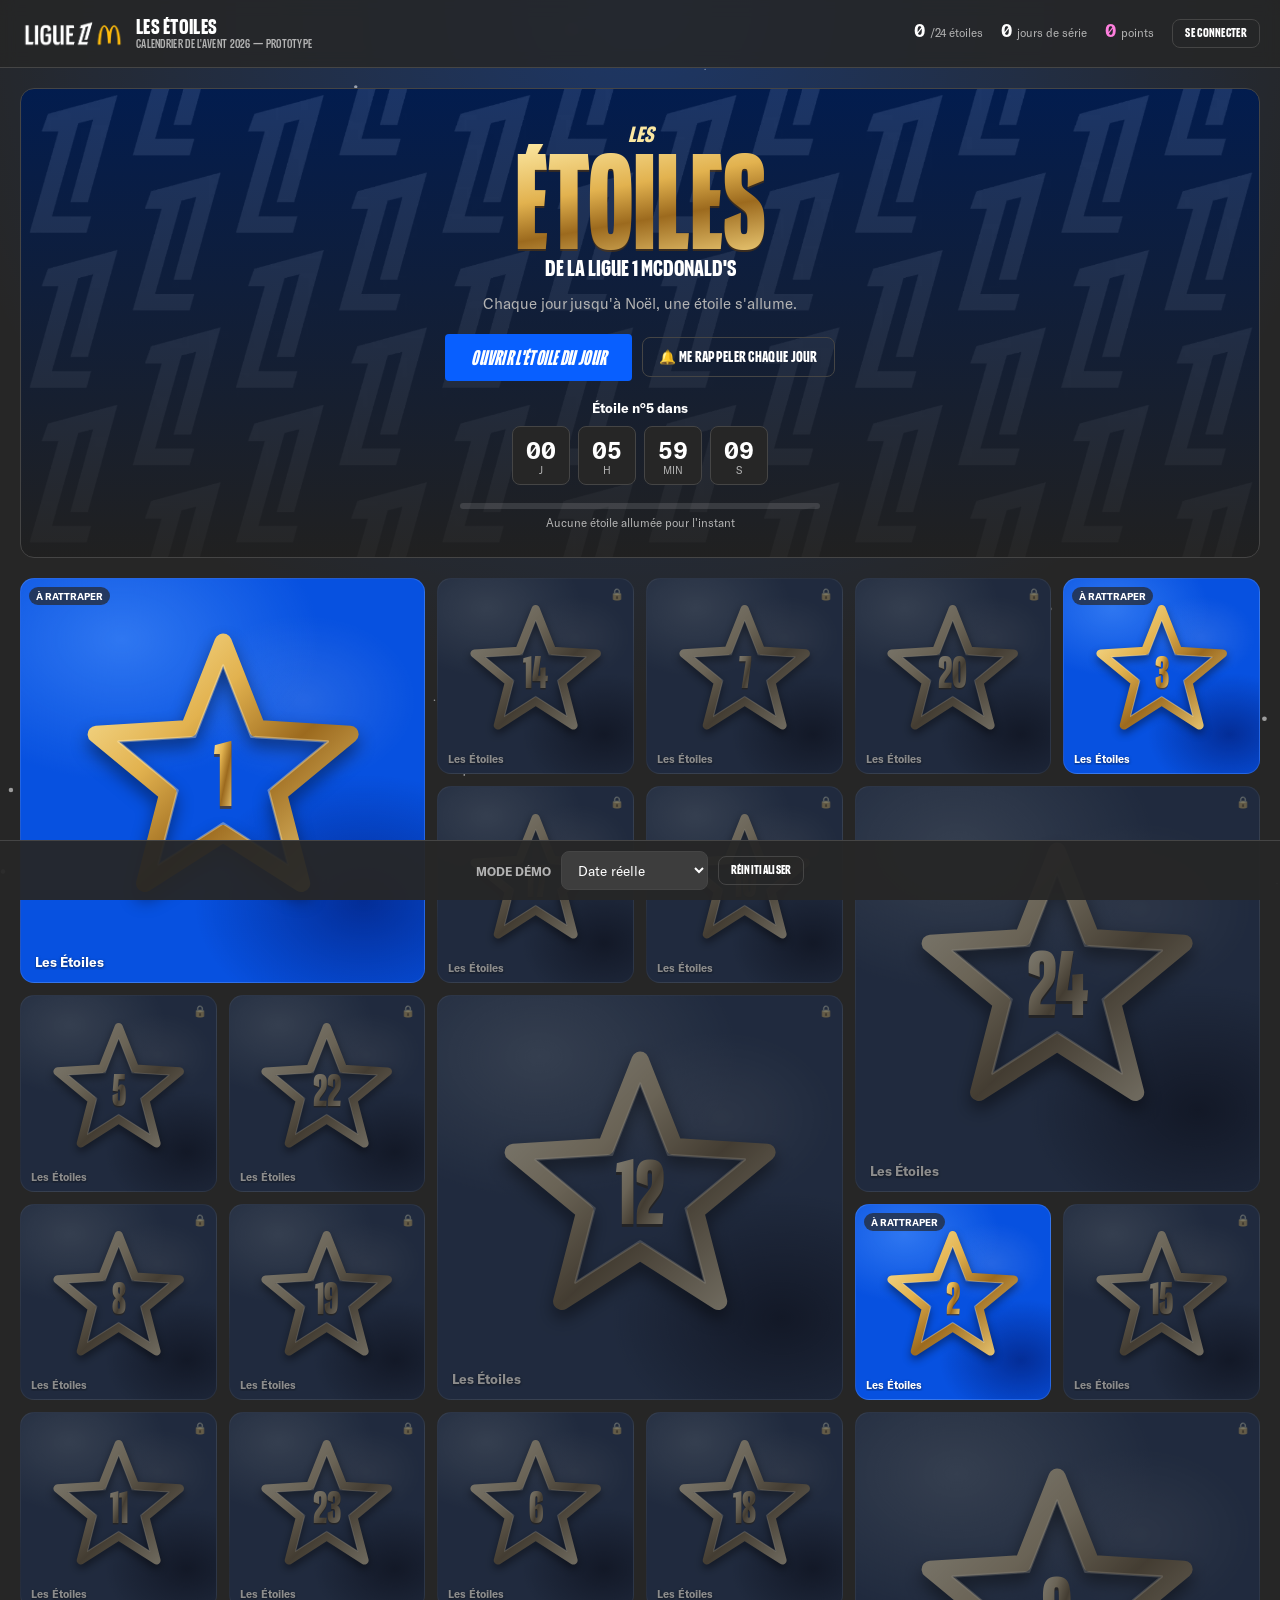
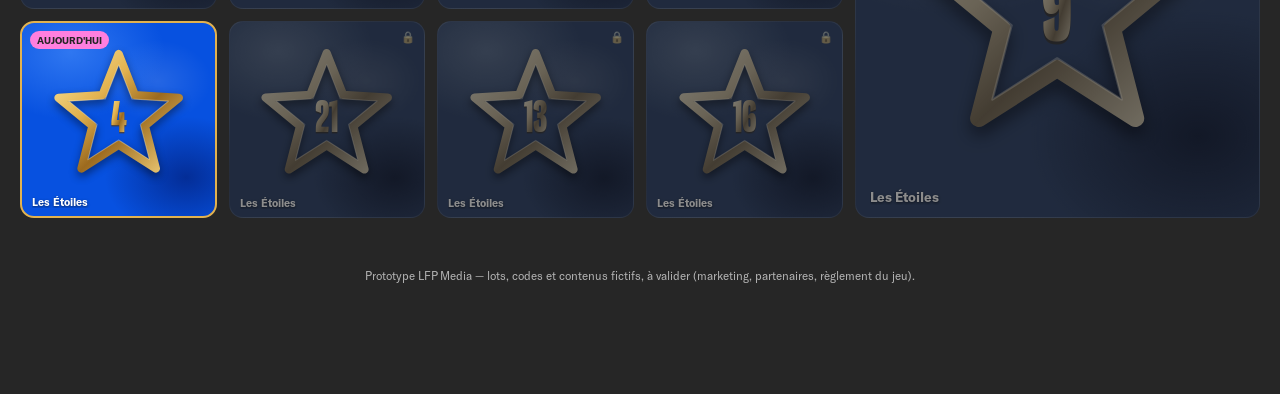
<file: advent.html>
<!DOCTYPE html>
<html lang="fr">
<head>
<meta charset="UTF-8" />
<meta name="viewport" content="width=device-width, initial-scale=1.0" />
<title>Les Étoiles de la Ligue 1 McDonald's — Avent 2026</title>
<link rel="stylesheet" href="css/styles.css" />
<link rel="stylesheet" href="css/advent.css" />
</head>
<body class="advent">

<canvas class="snow" id="snow" aria-hidden="true"></canvas>

<!-- Dégradé or partagé par toutes les étoiles SVG -->
<svg width="0" height="0" style="position:absolute" aria-hidden="true" focusable="false">
  <defs>
    <linearGradient id="gold" x1="0" y1="0" x2="1" y2="1">
      <stop offset="0" stop-color="#FBE7A1" />
      <stop offset="0.35" stop-color="#E2B24F" />
      <stop offset="0.6" stop-color="#9C6A1E" />
      <stop offset="1" stop-color="#F3D27C" />
    </linearGradient>
  </defs>
</svg>

<header class="topbar">
  <div class="brand">
    <img class="brand-logo" src="assets/logos/competitions/ligue1-mcdonalds.png" alt="Ligue 1 McDonald's" />
    <span>
      Les Étoiles
      <small>Calendrier de l'avent 2026 — prototype</small>
    </span>
  </div>
  <div class="advent-stats" aria-label="Ta progression">
    <div class="stat"><span class="stat-value" id="stat-opened">0</span><span class="stat-label">/24 étoiles</span></div>
    <div class="stat"><span class="stat-value" id="stat-streak">0</span><span class="stat-label">jours de série</span></div>
    <div class="stat stat-points"><span class="stat-value" id="stat-points">0</span><span class="stat-label">points</span></div>
    <button class="btn btn-ghost account-btn" id="account-btn" type="button">Se connecter</button>
  </div>
</header>

<main>
  <section class="advent-hero">
    <h1 class="hero-title">
      <span class="hero-les">Les</span>
      <span class="hero-etoiles gold-text">Étoiles</span>
      <span class="hero-dela">de la Ligue 1 McDonald's</span>
    </h1>
    <p class="hero-sub">Chaque jour jusqu'à Noël, une étoile s'allume.</p>
    <div class="hero-actions">
      <button class="btn hero-cta" id="hero-cta" type="button" hidden>Ouvrir l'étoile du jour</button>
      <button class="btn btn-ghost reminder-btn" id="reminder-btn" type="button" aria-pressed="false">🔔 Me rappeler chaque jour</button>
    </div>
    <div class="countdown" id="countdown" aria-live="polite"></div>
    <div class="hero-progress">
      <div class="hero-progress-track"><div class="hero-progress-fill" id="hero-progress-fill"></div></div>
      <span class="hero-progress-label" id="hero-progress-label"></span>
    </div>
  </section>


  <section class="advent-grid" id="advent-grid" aria-label="Les 24 étoiles du calendrier"></section>
</main>

<!-- Lecteur story : couverture → étoile révélée → contenu (format des stories 2025) -->
<div class="story-backdrop" id="story" hidden>
  <div class="story" role="dialog" aria-modal="true">
    <div class="story-progress" id="story-progress"></div>
    <div class="story-top">
      <img src="assets/logos/competitions/ligue1-mcdonalds.png" alt="" />
      <span>Les Étoiles · <span id="story-day"></span></span>
      <button class="story-close" id="story-close" type="button" aria-label="Fermer">✕</button>
    </div>
    <div class="story-stage" id="story-stage"></div>
    <button class="story-tap story-tap-prev" id="story-prev" type="button" aria-label="Page précédente"></button>
    <button class="story-tap story-tap-next" id="story-next" type="button" aria-label="Page suivante"></button>
  </div>
</div>

<!-- Connexion simulée : en prod, SSO du compte Ligue 1 McDonald's (site + appli) -->
<div class="sheet-backdrop" id="signin" hidden>
  <div class="sheet" role="dialog" aria-modal="true" aria-labelledby="signin-title">
    <div class="sheet-star" aria-hidden="true"></div>
    <h2 id="signin-title">Ton compte Ligue 1 McDonald's</h2>
    <p id="signin-reason"></p>
    <button class="btn btn-primary btn-wide" id="signin-go" type="button">Continuer avec mon compte Ligue 1</button>
    <button class="btn btn-ghost btn-wide" id="signin-later" type="button">Plus tard</button>
    <p class="fine">Prototype : aucune donnée n'est collectée, la connexion est simulée.</p>
  </div>
</div>

<div class="toast" id="toast" role="status" aria-live="polite"></div>

<!-- Barre de démo : simule un jour de décembre (le proto est présenté avant le 1er décembre) -->
<div class="demo-bar">
  <label for="demo-day">Mode démo</label>
  <select id="demo-day"></select>
  <button class="btn btn-ghost" id="demo-reset" type="button">Réinitialiser</button>
</div>

<footer class="credit">Prototype LFP Media — lots, codes et contenus fictifs, à valider (marketing, partenaires, règlement du jeu).</footer>

<script src="js/data.js"></script>
<script src="js/advent-data.js"></script>
<script src="js/advent-api.js"></script>
<script src="js/advent.js"></script>
</body>
</html>
</file>
<file: css/styles.css>
/*
 * Palette officielle "Guide de marque Ligue 1 McDonald's" (v1.3) :
 * Charbon #262626 / Bleu Électrique #085FFF / Rose Lumineux #FF7FDE / Blanc #FFFFFF.
 * Hiérarchie d'usage : Charbon 50%, Bleu Électrique 35%, Blanc 10%, Rose Lumineux 5%.
 * Rose Lumineux = surlignage uniquement (jamais en fond large, jamais en texte de titre).
 *
 * Typographies officielles : Insatiable Display (titrage) + GT America (texte courant
 * et data/mono). Fichiers fournis par Hugo, chargés en local depuis assets/fonts/.
 */

@font-face {
  font-family: "Insatiable Display";
  src: url("../assets/fonts/InsatiableDisplay-RegularCondensed.woff2") format("woff2");
  font-weight: 400;
  font-style: normal;
  font-display: swap;
}
@font-face {
  font-family: "Insatiable Display";
  src: url("../assets/fonts/InsatiableDisplay-BoldCondensed.woff2") format("woff2");
  font-weight: 700;
  font-style: normal;
  font-display: swap;
}
@font-face {
  font-family: "Insatiable Display Compressed";
  src: url("../assets/fonts/InsatiableDisplay-RegularCompressed.woff2") format("woff2");
  font-weight: 400;
  font-style: normal;
  font-display: swap;
}
@font-face {
  font-family: "Insatiable Display Compressed";
  src: url("../assets/fonts/InsatiableDisplay-BoldCompressed.woff2") format("woff2");
  font-weight: 700;
  font-style: normal;
  font-display: swap;
}
@font-face {
  font-family: "GT America";
  src: url("../assets/fonts/GTAmerica-Regular.woff2") format("woff2");
  font-weight: 400;
  font-style: normal;
  font-display: swap;
}
@font-face {
  font-family: "GT America";
  src: url("../assets/fonts/GTAmerica-RegularItalic.woff2") format("woff2");
  font-weight: 400;
  font-style: italic;
  font-display: swap;
}
@font-face {
  font-family: "GT America";
  src: url("../assets/fonts/GTAmerica-Bold.woff2") format("woff2");
  font-weight: 700;
  font-style: normal;
  font-display: swap;
}
@font-face {
  font-family: "GT America";
  src: url("../assets/fonts/GTAmerica-BoldItalic.woff2") format("woff2");
  font-weight: 700;
  font-style: italic;
  font-display: swap;
}
@font-face {
  font-family: "GT America Mono";
  src: url("../assets/fonts/GTAmericaMono-Regular.woff2") format("woff2");
  font-weight: 400;
  font-style: normal;
  font-display: swap;
}
@font-face {
  font-family: "GT America Mono";
  src: url("../assets/fonts/GTAmericaMono-Medium.woff2") format("woff2");
  font-weight: 500;
  font-style: normal;
  font-display: swap;
}
@font-face {
  font-family: "GT America Mono";
  src: url("../assets/fonts/GTAmericaMono-Bold.woff2") format("woff2");
  font-weight: 700;
  font-style: normal;
  font-display: swap;
}

:root {
  color-scheme: dark;
  --charbon: #262626;
  --charbon-light: #333333;
  --charbon-lighter: #3d3d3d;
  --border: #454545;
  --text: #ffffff;
  --text-dim: #b3b3b3;
  --blue: #085fff;
  --blue-dim: #085fff33;
  --pink: #ff7fde;
  --pitch: #085fff;
  --pitch-line: rgba(255, 255, 255, 0.6);
  --radius: 14px;
  --radius-sm: 8px;
  --shadow: 0 8px 24px rgba(0, 0, 0, 0.35);
  --font-display: "Insatiable Display", "Segoe UI", system-ui, sans-serif;
  --font-body: "GT America", "Segoe UI", system-ui, sans-serif;
  --font-mono: "GT America Mono", "Courier New", monospace;
  font-family: var(--font-body);
}

/* Compat : anciens noms de tokens encore référencés ailleurs dans ce fichier */
:root {
  --bg: var(--charbon);
  --bg-elevated: var(--charbon-light);
  --bg-card: var(--charbon-lighter);
  --bg-card-hover: #474747;
  --accent: var(--blue);
  --accent-dim: var(--blue-dim);
}

* { box-sizing: border-box; }

/* Les éléments de formulaire n'héritent pas la police par défaut dans les navigateurs */
input, select, textarea, button { font-family: inherit; }

body {
  margin: 0;
  background: var(--charbon);
  color: var(--text);
  min-height: 100vh;
}

header.topbar {
  display: flex;
  align-items: center;
  justify-content: space-between;
  padding: 16px 20px;
  background: var(--charbon);
  border-bottom: 1px solid var(--border);
  position: sticky;
  top: 0;
  z-index: 20;
  flex-wrap: wrap;
  gap: 12px;
}

.brand {
  display: flex;
  align-items: center;
  gap: 10px;
  font-family: var(--font-display);
  font-weight: 700;
  font-size: 1.2rem;
  letter-spacing: 0.3px;
  text-transform: uppercase;
}
.brand .brand-logo {
  height: 34px;
  width: auto;
  object-fit: contain;
  flex-shrink: 0;
}
.brand small {
  display: block;
  font-weight: 400;
  font-size: 0.7rem;
  color: var(--text-dim);
}

main {
  max-width: 1280px;
  margin: 0 auto;
  padding: 20px;
}

/* ---- Panels / layout ---- */
.panel {
  background: var(--bg-elevated);
  border: 1px solid var(--border);
  border-radius: var(--radius);
  padding: 16px;
}

select {
  background: var(--bg-card);
  border: 1px solid var(--border);
  color: var(--text);
  padding: 9px 12px;
  border-radius: var(--radius-sm);
  font-size: 0.85rem;
  outline: none;
}
select:focus { border-color: var(--accent); }

.btn {
  border: none;
  border-radius: var(--radius-sm);
  padding: 9px 16px;
  font-family: var(--font-display);
  font-weight: 600;
  font-size: 0.85rem;
  letter-spacing: 0.3px;
  text-transform: uppercase;
  cursor: pointer;
}
.btn-primary { background: var(--accent); color: var(--accent-contrast, white); transition: background-color 0.4s ease, color 0.4s ease, filter 0.15s ease; }
.btn-primary:hover { filter: brightness(1.15); }
.btn-ghost { background: transparent; border: 1px solid var(--border); color: var(--text); transition: border-color 0.4s ease; }
.btn-ghost:hover { border-color: var(--accent); }
.btn:disabled { opacity: 0.4; cursor: not-allowed; }
.btn-confirm { background: var(--pink); border-color: var(--pink); color: var(--charbon); }

.spacer { flex: 1; }

.player-card {
  display: flex;
  align-items: center;
  gap: 10px;
  background: var(--bg-card);
  border: 1px solid var(--border);
  border-radius: var(--radius-sm);
  padding: 10px;
  cursor: pointer;
  transition: all 0.15s ease;
  user-select: none;
}
.player-card:hover { background: var(--bg-card-hover); }
.player-card.disabled { opacity: 0.35; cursor: not-allowed; }

.avatar {
  width: 38px;
  height: 38px;
  border-radius: 50%;
  display: flex;
  align-items: center;
  justify-content: center;
  font-weight: 800;
  font-size: 0.8rem;
  flex-shrink: 0;
  color: white;
}

.player-meta { min-width: 0; flex: 1; }
.player-meta .name { font-weight: 700; font-size: 0.88rem; overflow: hidden; text-overflow: ellipsis; white-space: nowrap; }
.player-meta .sub { font-size: 0.72rem; color: var(--text-dim); }

.pos-tag {
  font-family: var(--font-mono);
  font-size: 0.65rem;
  font-weight: 700;
  padding: 2px 6px;
  border-radius: 5px;
  background: var(--border);
  color: var(--text-dim);
  flex-shrink: 0;
}

/* ---- Compo view ---- */
.compo-layout {
  display: grid;
  grid-template-columns: minmax(260px, 340px) 1fr;
  gap: 18px;
  animation: compoEnter 0.45s ease;
}
@media (max-width: 900px) {
  .compo-layout { grid-template-columns: 1fr; }
}
@keyframes compoEnter {
  from { opacity: 0; transform: translateY(10px); }
  to { opacity: 1; transform: translateY(0); }
}
@media (prefers-reduced-motion: reduce) {
  .compo-layout { animation: none; }
}

.panel-head-row {
  display: flex;
  align-items: center;
  justify-content: space-between;
  gap: 10px;
  flex-wrap: wrap;
}

/* ---- Écrans de choix (étape 0/1) ---- */
.landing { max-width: 980px; margin: 20px auto 0; }
.landing-header { text-align: center; margin-bottom: 22px; }
.landing-header h2 {
  font-family: var(--font-display);
  font-weight: 700;
  text-transform: uppercase;
  letter-spacing: 0.3px;
  font-size: 1.7rem;
  color: var(--text);
  margin: 0 0 6px;
}
.landing-header p { color: var(--text-dim); margin: 0; font-size: 0.9rem; }

.landing-back-row { max-width: 980px; margin: 0 auto 14px; }

/* ---- Étape 0 : choix de la compétition (même style de carte que le
   choix du club, juste en dessous) ---- */
.competition-picker-grid {
  display: grid;
  grid-template-columns: repeat(auto-fit, minmax(130px, 160px));
  justify-content: center;
  gap: 12px;
}
.competition-card {
  display: flex;
  flex-direction: column;
  align-items: center;
  gap: 10px;
  background: var(--bg-card);
  border: 2px solid var(--border);
  border-radius: var(--radius);
  padding: 18px 10px;
  cursor: pointer;
  text-align: center;
  font-family: inherit;
  color: var(--text);
  transition: border-color 0.15s ease, transform 0.15s ease;
}
.competition-card:hover { border-color: var(--accent); transform: translateY(-2px); }
.competition-card.current { border-color: var(--pink); }
.competition-card.picked {
  animation: cardPick 0.3s ease;
  border-color: var(--pick-color, var(--pink));
}
@media (prefers-reduced-motion: reduce) {
  .competition-card.picked { animation: none; }
}
.competition-card .competition-logo {
  height: 48px;
  width: auto;
  max-width: 100%;
  object-fit: contain;
}
.competition-card .competition-name { font-weight: 700; font-size: 0.82rem; line-height: 1.25; }

/* ---- Étape 1 : choix du club ---- */
.club-picker-grid {
  display: grid;
  grid-template-columns: repeat(auto-fill, minmax(130px, 1fr));
  gap: 12px;
}
.club-picker-card {
  display: flex;
  flex-direction: column;
  align-items: center;
  gap: 10px;
  background: var(--bg-card);
  border: 2px solid var(--border);
  border-radius: var(--radius);
  padding: 18px 10px;
  cursor: pointer;
  text-align: center;
  font-family: inherit;
  color: var(--text);
  transition: border-color 0.15s ease, transform 0.15s ease;
}
.club-picker-card:hover { border-color: var(--accent); transform: translateY(-2px); }
.club-picker-card.current { border-color: var(--pink); }
.club-picker-card.picked {
  animation: cardPick 0.3s ease;
  border-color: var(--pick-color, var(--pink));
}
@keyframes cardPick {
  0% { transform: scale(1); }
  45% { transform: scale(1.06); box-shadow: 0 0 0 4px var(--pick-color, var(--pink)); }
  100% { transform: scale(1); box-shadow: 0 0 0 0 transparent; }
}
@media (prefers-reduced-motion: reduce) {
  .club-picker-card.picked { animation: none; }
}
.club-picker-card .club-logo-wrap {
  position: relative;
  width: 56px;
  height: 56px;
  flex-shrink: 0;
}
.club-picker-card .club-logo {
  position: absolute;
  inset: 0;
  width: 100%;
  height: 100%;
  object-fit: contain;
  background: #fff;
  border-radius: 50%;
  /* Assez de marge pour que le blason tienne entier dans le cercle : un
     carré ne s'inscrit sans rognage que jusqu'à ~70,7% du diamètre. */
  padding: 11px;
}
/* Confirmation de sélection façon étoile filante : une traînée dans la
   couleur du club qui s'estompe progressivement, un tour rapide dès le
   clic (le blason, lui, reste net — ce n'est pas un chargement). */
.club-picker-card .card-loader {
  position: absolute;
  inset: -4px;
  border-radius: 50%;
  pointer-events: none;
  opacity: 0;
}
.club-picker-card .card-loader::before {
  /* traînée : dégradé conique qui s'estompe progressivement, pas un
     segment plein aux bords francs. */
  content: "";
  position: absolute;
  inset: 0;
  border-radius: 50%;
  background: conic-gradient(from 0deg,
    transparent 0deg,
    transparent 255deg,
    color-mix(in srgb, var(--pick-color, var(--pink)) 12%, transparent) 300deg,
    color-mix(in srgb, var(--pick-color, var(--pink)) 55%, transparent) 335deg,
    var(--pick-color, var(--pink)) 358deg,
    transparent 360deg
  );
  -webkit-mask: radial-gradient(farthest-side, transparent calc(100% - 3px), #000 calc(100% - 3px));
  mask: radial-gradient(farthest-side, transparent calc(100% - 3px), #000 calc(100% - 3px));
}
.club-picker-card.loading .card-loader {
  opacity: 1;
  animation: cardShootingStar 0.4s ease-in 1;
}
@keyframes cardShootingStar {
  0% { transform: rotate(0deg); opacity: 1; }
  80% { opacity: 1; }
  100% { transform: rotate(360deg); opacity: 0; }
}
@media (prefers-reduced-motion: reduce) {
  .club-picker-card.loading .card-loader { animation: none; opacity: 0; }
}
.club-picker-card .club-name { font-weight: 700; font-size: 0.82rem; line-height: 1.25; }

.active-club-header {
  display: flex;
  align-items: center;
  gap: 10px;
  font-weight: 800;
  font-size: 0.95rem;
  margin-bottom: 10px;
}
.active-club-header img {
  width: 32px;
  height: 32px;
  object-fit: contain;
  background: #fff;
  border-radius: 50%;
  padding: 6px;
  flex-shrink: 0;
}
#pitch-club-header { margin-bottom: 0; margin-right: auto; }

.roster-list { display: flex; flex-direction: column; gap: 8px; padding-right: 4px; overscroll-behavior: contain; }
.roster-cat-label { font-size: 0.72rem; text-transform: uppercase; color: var(--text-dim); font-weight: 700; margin: 10px 0 2px; }

.pitch-wrap {
  background: var(--bg-elevated);
  border: 1px solid var(--border);
  border-radius: var(--radius);
  padding: 14px;
  align-self: start;
}

/* Le terrain doit toujours tenir entièrement dans l'écran (jamais besoin de
   scroller la page pour voir les attaquants) : sur les grands écrans, sa
   hauteur est bornée en JS (syncPitchHeight) à l'espace visible, et sa
   largeur suit via aspect-ratio ; la liste de joueurs défile de son côté
   sans jamais faire bouger le terrain. */
@media (min-width: 901px) {
  .pitch-wrap .pitch {
    width: auto;
    max-width: 100%;
    margin: 0 auto;
  }
}

.pitch {
  position: relative;
  width: 100%;
  aspect-ratio: 2 / 3;
  container-type: inline-size;
  background-color: var(--pitch);
  background-image: repeating-linear-gradient(180deg, rgba(255, 255, 255, 0.05) 0%, rgba(255, 255, 255, 0.05) 10%, rgba(0, 0, 0, 0.05) 10%, rgba(0, 0, 0, 0.05) 20%);
  background-repeat: repeat;
  border-radius: 10px;
  border: 3px solid var(--pitch-line);
  overflow: hidden;
  transition: background-color 0.5s ease;
}
.pitch::before {
  content: "";
  position: absolute;
  inset: 0;
  border: 2px solid var(--pitch-line);
  margin: 8px;
  border-radius: 4px;
}
.pitch::after {
  content: "";
  position: absolute;
  top: 50%;
  left: 4%;
  right: 4%;
  border-top: 2px solid var(--pitch-line);
}
.pitch .center-circle {
  position: absolute;
  top: 50%;
  left: 50%;
  width: 20%;
  aspect-ratio: 1;
  border: 2px solid var(--pitch-line);
  border-radius: 50%;
  transform: translate(-50%, -50%);
}

.pitch-slot {
  position: absolute;
  width: 70px;
  height: 70px;
  transform: translate(-50%, -50%);
  display: flex;
  flex-direction: column;
  align-items: center;
  justify-content: center;
  border-radius: 12px;
  cursor: pointer;
  touch-action: none;
}
.pitch-slot.empty {
  border: 2px dashed rgba(255, 255, 255, 0.4);
  background: rgba(255, 255, 255, 0.06);
}
.pitch-slot.empty .slot-label {
  font-size: 0.68rem;
  font-weight: 800;
  color: rgba(255, 255, 255, 0.85);
}
.pitch-slot.filled {
  background: rgba(38, 38, 38, 0.88);
  border: 2px solid var(--pink);
}
.pitch-slot.dragover {
  background: rgba(255, 127, 222, 0.25);
  border-color: var(--pink);
}
.pitch-slot .avatar { width: 30px; height: 30px; font-size: 0.62rem; }
.pitch-slot .slot-name {
  font-size: 0.62rem;
  font-weight: 700;
  color: white;
  text-align: center;
  margin-top: 2px;
  max-width: 74px;
  overflow: hidden;
  text-overflow: ellipsis;
  white-space: nowrap;
}

.pitch-slot.out-of-position { border-color: var(--pink); }
.oop-badge {
  position: absolute;
  top: -6px;
  right: -6px;
  background: var(--pink);
  color: var(--charbon);
  font-family: var(--font-mono);
  font-size: 0.55rem;
  font-weight: 700;
  padding: 1px 5px;
  border-radius: 999px;
  line-height: 1.4;
}

.drag-ghost {
  position: fixed;
  pointer-events: none;
  z-index: 999;
  opacity: 0.9;
  transform: translate(-50%, -50%);
}

.formation-bar { display: flex; gap: 10px; align-items: center; margin-bottom: 14px; flex-wrap: wrap; }
.formation-actions { display: flex; flex-direction: column; align-items: stretch; gap: 8px; }

.save-indicator {
  font-size: 0.72rem;
  color: var(--text-dim);
  display: flex;
  align-items: center;
  gap: 5px;
}
.save-indicator .dot { width: 7px; height: 7px; border-radius: 50%; background: #2ecc71; }

footer.credit {
  text-align: center;
  color: var(--text-dim);
  font-size: 0.72rem;
  padding: 30px 20px 40px;
}

@media (max-width: 600px) {
  .brand span.full { display: none; }
  main { padding: 12px; }
}

/* Taille des pastilles du terrain adaptée à la largeur réelle du terrain
   (et non à celle de l'écran) : s'applique aussi bien sur mobile que sur
   un terrain rétréci en hauteur sur un petit écran de bureau. */
@container (max-width: 480px) {
  .pitch-slot { width: 52px; height: 52px; }
  .pitch-slot .avatar { width: 22px; height: 22px; font-size: 0.5rem; }
  .pitch-slot .slot-name { font-size: 0.52rem; max-width: 50px; }
}

/* ---- Carte de partage (habillage brand dédié, hors écran, capturé pour l'export) ---- */
.share-card {
  position: fixed;
  top: 0;
  left: -10000px;
  width: 640px;
  box-sizing: border-box;
  padding: 36px;
  display: flex;
  flex-direction: column;
  gap: 22px;
  background-color: var(--charbon);
}
.share-card-header { display: flex; align-items: center; gap: 12px; }
.share-card-logo {
  height: 36px;
  width: 115px;
  background-image: url("../assets/logos/competitions/ligue1-mcdonalds.png");
  background-size: contain;
  background-position: left center;
  background-repeat: no-repeat;
}
.share-card-wordmark {
  font-family: var(--font-display);
  font-weight: 700;
  font-size: 1.3rem;
  text-transform: uppercase;
  letter-spacing: 1px;
  color: var(--text);
}

.share-card-club { display: flex; align-items: center; gap: 18px; }
.share-card-crest {
  width: 84px;
  height: 84px;
  border-radius: 50%;
  flex-shrink: 0;
  background-color: #fbfbfb;
  background-size: 60%, cover;
  background-position: center, center;
  background-repeat: no-repeat, no-repeat;
  border: 3px solid var(--pink);
  box-shadow: 0 8px 18px rgba(0, 0, 0, 0.4);
}
.share-card-club-info { min-width: 0; }
.share-card-club-name {
  font-family: var(--font-display);
  font-weight: 700;
  font-size: 2rem;
  line-height: 1.05;
  text-transform: uppercase;
  color: var(--text);
}
.share-card-formation {
  display: inline-block;
  margin-top: 8px;
  background: var(--pink);
  color: var(--charbon);
  font-family: var(--font-mono);
  font-weight: 700;
  font-size: 0.9rem;
  letter-spacing: 0.3px;
  padding: 4px 14px;
  border-radius: 999px;
}

.share-card-pitch { width: 100%; }

.share-card-footer {
  text-align: center;
  padding-top: 18px;
  border-top: 1px solid var(--border);
}
.share-card-cta {
  font-family: var(--font-display);
  font-weight: 700;
  font-size: 1.5rem;
  text-transform: uppercase;
  letter-spacing: 0.4px;
  color: var(--pink);
}
.share-card-sub {
  margin-top: 6px;
  color: var(--text-dim);
  font-size: 0.78rem;
}
</file>
<file: css/advent.css>
/*
 * Les Étoiles de la Ligue 1 McDonald's — saison 2 (avent 2026).
 * S'appuie sur les tokens et polices de styles.css.
 * Codes visuels repris des stories "Les Étoiles" 2025 : étoile dorée numérotée
 * sur fond Bleu Électrique texturé. L'or reste réservé aux étoiles et aux titres
 * de la franchise, le Rose Lumineux au surlignage (badge "Aujourd'hui", points).
 */

:root {
  --or: #e2b24f;
  --or-light: #fbe7a1;
  --or-glow: rgba(226, 178, 79, 0.5);
  --gold-gradient: linear-gradient(170deg, #fbe7a1 0%, #e2b24f 38%, #9c6a1e 62%, #f3d27c 100%);
  /* Fond bleu des stories : bleu électrique avec halos irréguliers */
  --story-blue:
    radial-gradient(ellipse 70% 50% at 25% 15%, rgba(80, 150, 255, 0.55), transparent 70%),
    radial-gradient(ellipse 60% 45% at 85% 80%, rgba(2, 30, 120, 0.7), transparent 70%),
    radial-gradient(ellipse 40% 30% at 70% 30%, rgba(255, 255, 255, 0.12), transparent 70%),
    #0751e0;
}

body.advent {
  background:
    radial-gradient(ellipse 80% 50% at 50% 0%, rgba(8, 95, 255, 0.3), transparent 70%),
    var(--charbon);
  padding-bottom: 72px; /* place pour la barre de démo */
}
body.modal-open { overflow: hidden; }

.gold-text {
  background: var(--gold-gradient);
  -webkit-background-clip: text;
  background-clip: text;
  color: transparent;
  filter: drop-shadow(0 2px 0 rgba(90, 55, 10, 0.6));
}

.snow {
  position: fixed;
  inset: 0;
  pointer-events: none;
  z-index: 1;
}
.advent main, .advent header.topbar { position: relative; z-index: 2; }
.advent header.topbar { background: rgba(38, 38, 38, 0.85); backdrop-filter: blur(8px); }

/* ---- Compteurs ---- */
.advent-stats { display: flex; gap: 18px; }
.stat { display: flex; align-items: baseline; gap: 5px; }
.stat-value { font-family: var(--font-mono); font-weight: 700; font-size: 1.15rem; }
.stat-label { font-size: 0.72rem; color: var(--text-dim); }
.stat-points .stat-value { color: var(--pink); }

/* ---- Hero ---- */
.advent-hero {
  text-align: center;
  padding: 36px 16px 28px;
  border-radius: var(--radius);
  background:
    linear-gradient(180deg, rgba(7, 81, 224, 0.35), rgba(38, 38, 38, 0.85)),
    url("../assets/brand/patterns/pattern-dark-on-black.webp") center / cover;
  border: 1px solid var(--border);
  margin-bottom: 20px;
}
.hero-kicker {
  font-family: var(--font-mono);
  font-size: 0.75rem;
  letter-spacing: 2px;
  text-transform: uppercase;
  color: var(--or-light);
  margin: 0 0 10px;
}
.hero-title { margin: 0 0 14px; display: flex; flex-direction: column; align-items: center; line-height: 0.9; }
.hero-les, .hero-dela { font-family: var(--font-display); font-weight: 700; text-transform: uppercase; font-size: clamp(1rem, 2.5vw, 1.3rem); }
.hero-les { font-style: italic; color: var(--or-light); }
.hero-etoiles {
  font-family: "Insatiable Display Compressed", var(--font-display);
  font-weight: 700;
  font-size: clamp(4rem, 13vw, 8rem);
  text-transform: uppercase;
}
.hero-sub { max-width: 560px; margin: 0 auto 20px; color: var(--text-dim); font-size: 0.95rem; line-height: 1.45; }
.hero-cta, .cover-cta {
  background: var(--blue); color: #fff;
  font-family: "Insatiable Display Compressed", var(--font-display);
  font-size: 1.25rem; font-style: italic; padding: 12px 26px; border-radius: 4px;
  margin-bottom: 18px;
}
.hero-cta:hover, .cover-cta:hover { filter: brightness(1.15); }
.hero-cta[hidden] { display: none; }

.countdown { display: flex; flex-direction: column; align-items: center; gap: 10px; min-height: 30px; }
.cd-label { font-size: 0.85rem; font-weight: 700; }
.cd-row { display: flex; gap: 8px; }
.cd-block {
  display: flex; flex-direction: column; align-items: center;
  min-width: 58px; padding: 8px 6px;
  background: var(--charbon); border: 1px solid var(--border); border-radius: var(--radius-sm);
}
.cd-block b { font-family: var(--font-mono); font-size: 1.5rem; }
.cd-block small { font-size: 0.65rem; color: var(--text-dim); text-transform: uppercase; }

/* ---- Étoile SVG ---- */
.star { width: 100%; height: 100%; overflow: visible; }
.star-outer {
  fill: none; stroke: url(#gold); stroke-width: 6; stroke-linejoin: round;
  filter: drop-shadow(0 3px 3px rgba(0, 0, 0, 0.45));
}
.star-inner { fill: none; stroke: rgba(255, 240, 200, 0.35); stroke-width: 0.8; stroke-linejoin: round; }
.star-num {
  fill: url(#gold);
  font-family: "Insatiable Display Compressed", var(--font-display);
  font-weight: 700; font-size: 30px;
  text-anchor: middle; dominant-baseline: middle;
  filter: drop-shadow(0 1.5px 0 rgba(90, 55, 10, 0.7));
}

/* ---- Grille des étoiles ---- */
.advent-grid {
  display: grid;
  grid-template-columns: repeat(6, 1fr);
  grid-auto-rows: 1fr;
  grid-auto-flow: dense;
  gap: 12px;
}
@media (max-width: 900px) { .advent-grid { grid-template-columns: repeat(4, 1fr); } }
@media (max-width: 520px) { .advent-grid { grid-template-columns: repeat(3, 1fr); gap: 8px; } }

.star-tile {
  position: relative;
  aspect-ratio: 1;
  padding: 10% 10% 18%;
  border: 1px solid rgba(255, 255, 255, 0.12);
  border-radius: var(--radius);
  background: var(--story-blue);
  color: var(--text);
  cursor: pointer;
  overflow: hidden;
  transition: transform 0.2s ease, filter 0.3s ease;
}
.tile-big { grid-column: span 2; grid-row: span 2; }
.star-tile:hover { transform: translateY(-3px); }
.star-tile:focus-visible { outline: 3px solid var(--pink); outline-offset: 3px; }
.star-tile .star { transition: transform 0.3s ease; }
.star-tile:hover .star { transform: scale(1.05) rotate(-4deg); }

.tile-caption {
  position: absolute; left: 10px; right: 10px; bottom: 8px;
  font-size: 0.68rem; font-weight: 700; text-align: left;
  white-space: nowrap; overflow: hidden; text-overflow: ellipsis;
  text-shadow: 0 1px 3px rgba(0, 0, 0, 0.6);
}
.tile-big .tile-caption { font-size: 0.85rem; bottom: 12px; left: 14px; }
.tile-tag {
  position: absolute; top: 8px; left: 8px;
  font-size: 0.6rem; font-weight: 700; text-transform: uppercase;
  padding: 3px 7px; border-radius: 999px;
  background: var(--pink); color: var(--charbon);
}
.tile-tag-soft { background: rgba(38, 38, 38, 0.7); color: #fff; }
.tile-lock { position: absolute; top: 8px; right: 9px; font-size: 0.7rem; }
.tile-crest {
  position: absolute; top: 8px; right: 8px;
  width: 24%; max-height: 24%; object-fit: contain;
  filter: drop-shadow(0 2px 4px rgba(0, 0, 0, 0.5));
}

/* États */
.state-locked { filter: saturate(0.25) brightness(0.55); cursor: not-allowed; }
.state-locked:hover { transform: none; }
.state-locked:hover .star { transform: none; }
.state-today {
  border: 2px solid var(--or);
  animation: pulse 2.2s ease-out infinite;
}
.state-today .star { animation: twinkle 2.2s ease-in-out infinite; }
.state-opened .star-outer { stroke-width: 4; }
.state-opened .star { opacity: 0.75; }

.shake { animation: shake 0.4s; }

@keyframes pulse {
  0% { box-shadow: 0 0 0 0 var(--or-glow); }
  70% { box-shadow: 0 0 0 14px rgba(226, 178, 79, 0); }
  100% { box-shadow: 0 0 0 0 rgba(226, 178, 79, 0); }
}
@keyframes twinkle { 50% { transform: scale(1.06); } }
@keyframes shake {
  20%, 60% { transform: translateX(-5px); }
  40%, 80% { transform: translateX(5px); }
}

/* ---- Lecteur story ---- */
.story-backdrop {
  position: fixed; inset: 0; z-index: 50;
  background: rgba(0, 0, 0, 0.85);
  display: flex; align-items: center; justify-content: center;
}
.story-backdrop[hidden] { display: none; }
.story {
  position: relative;
  height: min(92vh, 820px);
  aspect-ratio: 9 / 16;
  max-width: 100vw;
  border-radius: 16px;
  overflow: hidden;
  background: var(--charbon);
  box-shadow: var(--shadow);
  display: flex; flex-direction: column;
}
@media (max-width: 520px) {
  .story { height: 100%; width: 100%; aspect-ratio: auto; border-radius: 0; }
}

.story-progress { position: absolute; top: 10px; left: 10px; right: 10px; display: flex; gap: 4px; z-index: 5; }
.seg { flex: 1; height: 3px; border-radius: 2px; background: rgba(255, 255, 255, 0.3); overflow: hidden; }
.seg-fill { display: block; height: 100%; width: 0; background: #fff; }
.seg.done .seg-fill { width: 100%; }
.seg.running .seg-fill { animation: fill linear forwards; }
@keyframes fill { to { width: 100%; } }

.story-top {
  position: absolute; top: 20px; left: 12px; right: 12px; z-index: 5;
  display: flex; align-items: center; gap: 8px;
  font-size: 0.75rem; font-weight: 700; text-shadow: 0 1px 3px rgba(0, 0, 0, 0.6);
}
.story-top img { height: 22px; }
.story-close {
  margin-left: auto; width: 32px; height: 32px; border-radius: 50%;
  border: none; background: rgba(0, 0, 0, 0.35); color: #fff; cursor: pointer; font-size: 0.9rem;
}

.story-stage { position: relative; flex: 1; display: flex; flex-direction: column; min-height: 0; }
.story-tap { position: absolute; top: 60px; bottom: 0; width: 35%; z-index: 3; background: transparent; border: none; cursor: pointer; }
.story-tap-prev { left: 0; }
.story-tap-next { right: 0; }
.story-tap[hidden] { display: none; }

/* Page 1 : couverture */
.page-cover {
  align-items: center; justify-content: space-between; text-align: center;
  padding: 90px 20px 34px;
  background:
    radial-gradient(ellipse 80% 40% at 50% 100%, rgba(255, 255, 255, 0.35), transparent 70%),
    radial-gradient(ellipse 90% 60% at 50% 20%, rgba(80, 150, 255, 0.35), transparent 70%),
    linear-gradient(180deg, #0a1a3a, #13305f 60%, #8aa5c8);
}
.cover-title { position: relative; z-index: 4; display: flex; flex-direction: column; align-items: center; line-height: 0.9; }
.cover-les { font-family: var(--font-display); font-style: italic; font-weight: 700; color: var(--or-light); font-size: 1.4rem; }
.cover-etoiles {
  font-family: "Insatiable Display Compressed", var(--font-display);
  font-weight: 700; text-transform: uppercase; font-size: clamp(4rem, 11vh, 6.5rem);
}
.cover-dela { font-family: var(--font-display); font-style: italic; font-size: 1rem; margin: 4px 0 6px; }
.cover-logo { height: 34px; }
.cover-date { position: relative; z-index: 4; font-family: var(--font-mono); font-size: 0.8rem; text-transform: uppercase; letter-spacing: 1.5px; margin: 0; }
.cover-cta { position: relative; z-index: 4; margin: 0; }

/* Page 2 : étoile révélée */
.page-reveal {
  align-items: center; justify-content: center; gap: 18px;
  background: var(--story-blue);
}
.reveal-star { width: 82%; aspect-ratio: 1; }
.page-reveal .star { animation: reveal 0.9s cubic-bezier(0.2, 1.4, 0.4, 1) both; }
.page-reveal .star-num { font-size: 34px; }
.reveal-cap {
  margin: 0; font-family: var(--font-display); font-weight: 700; text-transform: uppercase;
  font-size: 1rem; letter-spacing: 0.5px; animation: fade-up 0.5s 0.6s both;
}
@keyframes reveal {
  from { transform: scale(0.2) rotate(-90deg); opacity: 0; }
  to { transform: none; opacity: 1; }
}
@keyframes fade-up { from { transform: translateY(10px); opacity: 0; } }

/* Page 3 : contenu */
.page-content {
  background:
    radial-gradient(ellipse 100% 45% at 50% 0%, color-mix(in srgb, var(--club) 60%, transparent), transparent 75%),
    var(--charbon);
}
.content-scroll { flex: 1; overflow-y: auto; padding: 66px 20px 12px; }
.content-head { display: flex; align-items: center; gap: 14px; margin-bottom: 16px; }
.content-crest { width: 56px; height: 56px; object-fit: contain; flex-shrink: 0; }
.content-kicker { margin: 0 0 4px; font-family: var(--font-mono); font-size: 0.68rem; color: var(--or-light); text-transform: uppercase; }
.content-head h2 {
  margin: 0;
  font-family: "Insatiable Display Compressed", var(--font-display);
  font-weight: 700; font-size: 2rem; line-height: 1; text-transform: uppercase;
}
.content-body p { line-height: 1.5; margin: 0 0 12px; font-size: 0.92rem; }
.content-body .meta { color: var(--text-dim); font-size: 0.8rem; }
.content-body .fine { color: var(--text-dim); font-size: 0.7rem; margin-top: 14px; }
.content-foot {
  display: flex; gap: 8px; padding: 12px 16px 16px;
  border-top: 1px solid var(--border); background: var(--charbon);
}
.content-foot .btn:last-child { flex: 1; }
.btn-wide { width: 100%; padding: 13px; font-size: 0.95rem; margin-bottom: 10px; }

/* Quiz */
.quiz-question { font-weight: 700; font-size: 1.05rem !important; }
.quiz-opts { display: grid; gap: 8px; margin-bottom: 12px; }
.quiz-opt {
  text-align: left; padding: 12px 14px; font-size: 0.9rem; font-weight: 700;
  background: var(--charbon-light); color: var(--text);
  border: 1px solid var(--border); border-radius: var(--radius-sm); cursor: pointer;
}
.quiz-opt:hover:not(:disabled) { border-color: var(--blue); }
.quiz-opt:disabled { cursor: default; opacity: 0.6; }
.quiz-opt.correct { opacity: 1; border-color: #2ecc71; background: rgba(46, 204, 113, 0.15); }
.quiz-opt.wrong { opacity: 1; border-color: var(--pink); background: rgba(255, 127, 222, 0.12); }

/* Code promo */
.promo-partner { font-family: var(--font-mono); font-size: 0.75rem !important; text-transform: uppercase; color: var(--text-dim); }
.promo-code {
  display: flex; align-items: center; gap: 10px;
  padding: 10px 10px 10px 16px; margin-bottom: 10px;
  border: 2px dashed var(--or); border-radius: var(--radius-sm);
}
.promo-code code { flex: 1; font-family: var(--font-mono); font-weight: 700; font-size: 1.25rem; letter-spacing: 1.5px; }

/* Exclusif */
.video-placeholder {
  position: relative; width: 100%; aspect-ratio: 16 / 9; margin-bottom: 12px;
  border: 1px solid var(--border); border-radius: var(--radius-sm); cursor: pointer;
  background: radial-gradient(circle at 30% 30%, color-mix(in srgb, var(--club) 70%, transparent), var(--charbon-light));
  display: flex; align-items: center; justify-content: center; color: #fff;
}
.video-placeholder .play {
  width: 60px; height: 60px; border-radius: 50%;
  display: flex; align-items: center; justify-content: center;
  background: var(--blue); font-size: 1.3rem;
}
.video-placeholder:hover .play { filter: brightness(1.15); }
.video-placeholder .duration { position: absolute; bottom: 8px; right: 10px; font-family: var(--font-mono); font-size: 0.72rem; }
.wallpaper-preview { display: flex; justify-content: center; margin-bottom: 12px; }
.wallpaper-preview canvas { width: 130px; height: auto; border-radius: 12px; border: 1px solid var(--border); }

@media (prefers-reduced-motion: reduce) {
  .star-tile, .star-tile .star { transition: none; }
  .state-today, .state-today .star, .shake, .page-reveal .star, .reveal-cap { animation: none; }
}

/* ---- Toast ---- */
.toast {
  position: fixed; left: 50%; bottom: 84px; z-index: 60;
  transform: translate(-50%, 20px); opacity: 0;
  background: var(--blue); color: #fff; font-weight: 700; font-size: 0.85rem;
  padding: 10px 16px; border-radius: 999px; max-width: calc(100% - 32px); text-align: center;
  transition: transform 0.25s, opacity 0.25s; pointer-events: none;
}
.toast.show { transform: translate(-50%, 0); opacity: 1; }

/* ---- Barre de démo ---- */
.demo-bar {
  position: fixed; left: 0; right: 0; bottom: 0; z-index: 40;
  display: flex; align-items: center; justify-content: center; gap: 10px; flex-wrap: wrap;
  padding: 10px 16px;
  background: rgba(38, 38, 38, 0.95); border-top: 1px solid var(--border);
  font-size: 0.75rem; font-weight: 700; text-transform: uppercase; color: var(--text-dim);
}
.demo-bar .btn { padding: 7px 12px; font-size: 0.72rem; }

@media (max-width: 600px) {
  .advent-stats { width: 100%; justify-content: space-between; }
  .advent-hero { padding: 26px 12px 22px; }
  .cd-block { min-width: 50px; }
  .star-tile:not(.tile-big) .tile-caption { display: none; }
  .star-tile:not(.tile-big) { padding: 12%; }
  .tile-tag { font-size: 0.5rem; padding: 2px 5px; top: 5px; left: 5px; }
}

/* ---- Hero : actions, progression ---- */
.hero-actions { display: flex; justify-content: center; align-items: center; gap: 10px; flex-wrap: wrap; margin-bottom: 18px; }
.hero-actions .hero-cta { margin-bottom: 0; }
.reminder-btn { padding: 11px 16px; }
.reminder-btn[aria-pressed="true"] { border-color: var(--or); color: var(--or-light); }
.reminder-btn[hidden] { display: none; }
.hero-progress { max-width: 360px; margin: 18px auto 0; display: flex; flex-direction: column; gap: 6px; align-items: center; }
.hero-progress-track { width: 100%; height: 6px; border-radius: 999px; background: rgba(255, 255, 255, 0.12); overflow: hidden; }
.hero-progress-fill { height: 100%; width: 0; background: var(--gold-gradient); border-radius: inherit; transition: width 0.6s ease; }
.hero-progress-label { font-size: 0.72rem; color: var(--text-dim); }

.account-btn { padding: 7px 12px; font-size: 0.72rem; }

/* ---- Couverture : grande étoile en filigrane ---- */
.cover-bg { position: absolute; inset: 0; display: flex; align-items: center; justify-content: center; opacity: 0.09; pointer-events: none; }
.cover-bg .star { width: 120%; height: auto; }

/* ---- Feuille de connexion ---- */
.sheet-backdrop {
  position: fixed; inset: 0; z-index: 70;
  background: rgba(0, 0, 0, 0.7);
  display: flex; align-items: flex-end; justify-content: center;
}
.sheet-backdrop[hidden] { display: none; }
.sheet {
  width: 100%; max-width: 440px;
  background: var(--charbon); border: 1px solid var(--border); border-bottom: none;
  border-radius: 18px 18px 0 0; padding: 26px 22px 22px; text-align: center;
  animation: sheet-up 0.25s ease-out;
}
@media (min-width: 521px) { .sheet-backdrop { align-items: center; } .sheet { border-radius: 18px; border-bottom: 1px solid var(--border); } }
.sheet h2 { font-family: "Insatiable Display Compressed", var(--font-display); font-size: 1.8rem; text-transform: uppercase; margin: 0 0 8px; }
.sheet p { color: var(--text-dim); font-size: 0.9rem; line-height: 1.45; margin: 0 0 18px; }
.sheet .fine { font-size: 0.7rem; margin: 6px 0 0; }
.sheet-star {
  width: 54px; height: 54px; margin: 0 auto 10px;
  background: var(--gold-gradient);
  clip-path: polygon(50% 0%, 61% 35%, 98% 35%, 68% 57%, 79% 91%, 50% 70%, 21% 91%, 32% 57%, 2% 35%, 39% 35%);
}
@keyframes sheet-up { from { transform: translateY(30px); opacity: 0; } }
@media (prefers-reduced-motion: reduce) { .sheet { animation: none; } }

/* ---- Mode intégré à l'appli (?embed=app) : la webview fournit déjà l'en-tête ---- */
body.embed .brand, body.embed footer.credit { display: none; }
body.embed header.topbar { padding: 10px 16px; justify-content: center; }
body.embed .advent-hero { padding-top: 22px; }

@media (max-width: 600px) {
  .advent-stats { flex-wrap: wrap; gap: 10px 14px; }
  .account-btn { margin-left: auto; }
}
</file>
